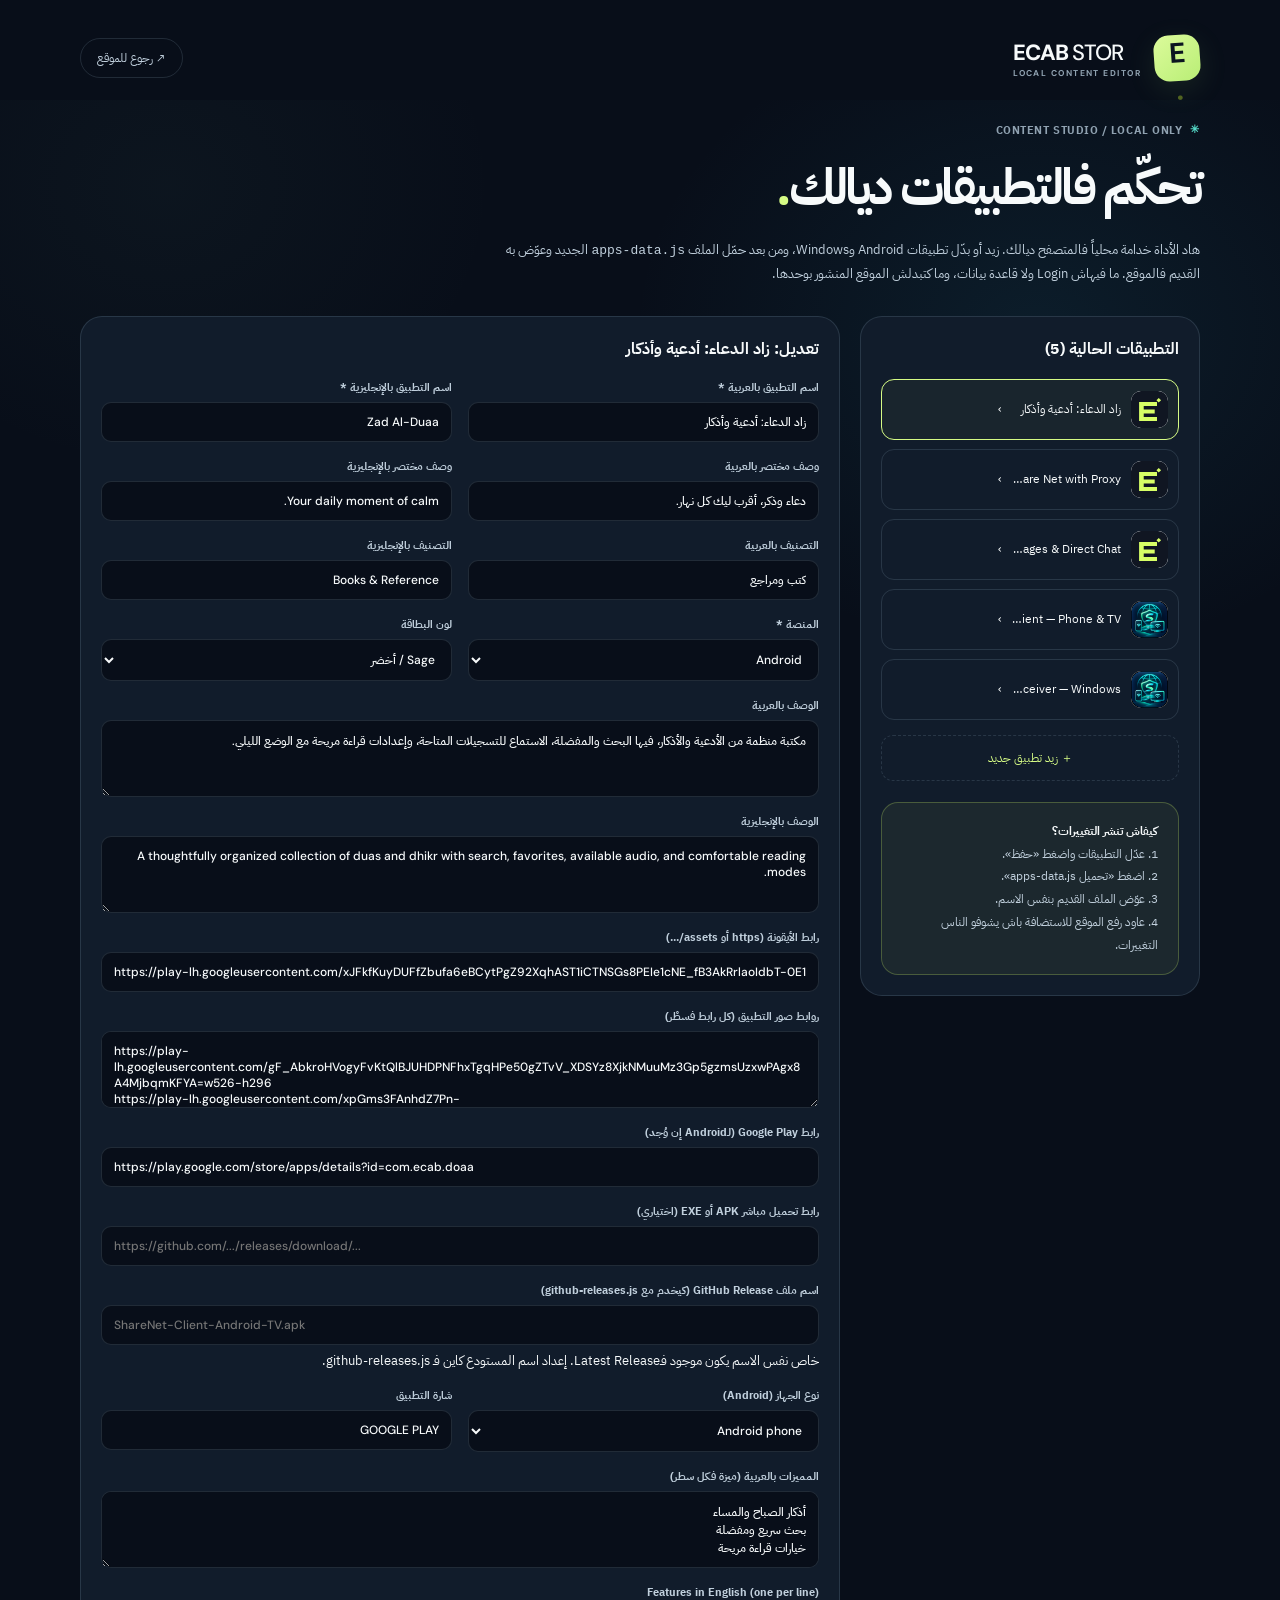
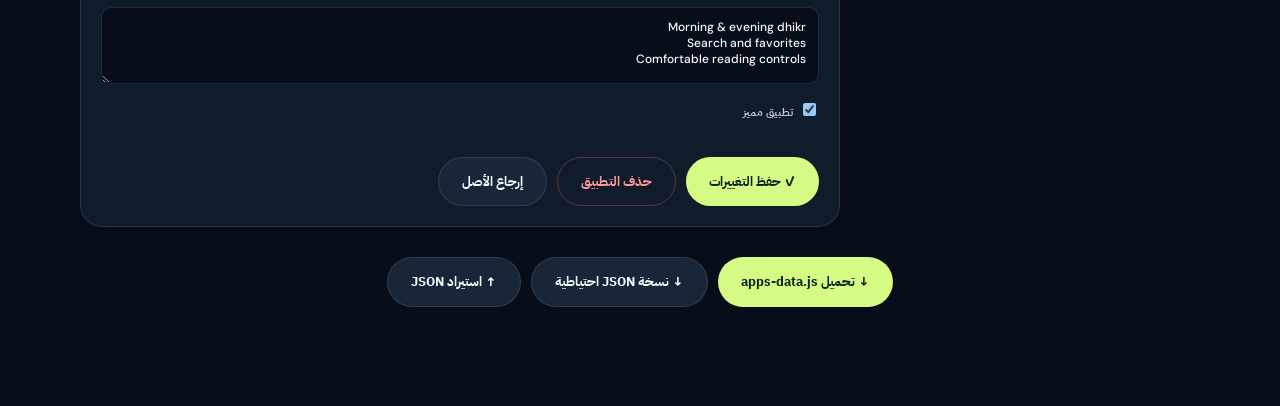
<file: studio.html>
<!doctype html>
<html lang="ar" dir="rtl" data-theme="dark">
<head>
  <meta charset="utf-8"/><meta name="robots" content="noindex, nofollow"/><meta name="viewport" content="width=device-width,initial-scale=1"/>
  <title>ECAB STOR — محرّر التطبيقات المحلي</title>
  <link rel="icon" href="favicon.svg" type="image/svg+xml"/>
  <link rel="preconnect" href="https://fonts.googleapis.com"/><link rel="preconnect" href="https://fonts.gstatic.com" crossorigin/>
  <link href="https://fonts.googleapis.com/css2?family=DM+Sans:wght@400;500;600;700;800&family=IBM+Plex+Sans+Arabic:wght@400;500;600;700&display=swap" rel="stylesheet"/>
  <link rel="stylesheet" href="styles.css"/><link rel="stylesheet" href="assets/ecab-premium-v7.css"/>
  <script src="apps-data.js" defer></script><script src="studio.js" defer></script>
</head>
<body class="editor-body">
  <main class="editor-shell">
    <div class="editor-top"><a class="wordmark" href="index.html"><span class="logo-block">E<span>.</span></span><span class="wordmark-copy"><strong>ECAB<span> STOR</span></strong><small>LOCAL CONTENT EDITOR</small></span></a><a class="back" href="index.html">↗ رجوع للموقع</a></div>
    <div class="editor-heading"><div class="section-label"><span>✳</span> CONTENT STUDIO / LOCAL ONLY</div><h1>تحكّم فالتطبيقات ديالك<span class="lime-period">.</span></h1><p>هاد الأداة خدامة محلياً فالمتصفح ديالك. زيد أو بدّل تطبيقات Android وWindows، ومن بعد حمّل الملف <code>apps-data.js</code> الجديد وعوّض به القديم فالموقع. ما فيهاش Login ولا قاعدة بيانات، وما كتبدلش الموقع المنشور بوحدها.</p></div>
    <div class="editor-layout"><aside class="editor-panel"><h2>التطبيقات الحالية <span id="appCounter"></span></h2><div class="editor-items" id="appItems"></div><button class="editor-add" type="button" id="newApp">＋ زيد تطبيق جديد</button><div class="editor-instructions"><strong>كيفاش تنشر التغييرات؟</strong><br/>1. عدّل التطبيقات واضغط «حفظ».<br/>2. اضغط «تحميل apps-data.js».<br/>3. عوّض الملف القديم بنفس الاسم.<br/>4. عاود رفع الموقع للاستضافة باش يشوفو الناس التغييرات.</div></aside>
    <section class="editor-panel"><h2 id="formHeading">تعديل التطبيق</h2><form id="appForm" class="editor-form">
      <input name="id" type="hidden"/>
      <div class="field"><label for="nameAr">اسم التطبيق بالعربية *</label><input required id="nameAr" name="nameAr" maxlength="120" placeholder="مثال: تطبيقاتي"/></div>
      <div class="field"><label for="nameEn">اسم التطبيق بالإنجليزية *</label><input required id="nameEn" name="nameEn" maxlength="120" placeholder="Example App"/></div>
      <div class="field"><label for="taglineAr">وصف مختصر بالعربية</label><input id="taglineAr" name="taglineAr" maxlength="180"/></div>
      <div class="field"><label for="taglineEn">وصف مختصر بالإنجليزية</label><input id="taglineEn" name="taglineEn" maxlength="180"/></div>
      <div class="field"><label for="categoryAr">التصنيف بالعربية</label><input id="categoryAr" name="categoryAr" maxlength="80" placeholder="أدوات"/></div>
      <div class="field"><label for="categoryEn">التصنيف بالإنجليزية</label><input id="categoryEn" name="categoryEn" maxlength="80" placeholder="Utilities"/></div>
      <div class="field"><label for="platform">المنصة *</label><select id="platform" name="platform" required><option value="android">Android</option><option value="windows">Windows</option></select></div>
      <div class="field"><label for="accent">لون البطاقة</label><select id="accent" name="accent"><option value="sage">Sage / أخضر</option><option value="blue">Blue / أزرق</option><option value="coral">Coral / مرجاني</option></select></div>
      <div class="field full"><label for="descAr">الوصف بالعربية</label><textarea id="descAr" name="descAr"></textarea></div>
      <div class="field full"><label for="descEn">الوصف بالإنجليزية</label><textarea id="descEn" name="descEn"></textarea></div>
      <div class="field full"><label for="iconUrl">رابط الأيقونة (https أو assets/...)</label><input id="iconUrl" name="iconUrl" dir="ltr" type="text" placeholder="assets/app-icon.png"/></div>
      <div class="field full"><label for="shotUrls">روابط صور التطبيق (كل رابط فسطْر)</label><textarea id="shotUrls" name="shotUrls" dir="ltr" placeholder="https://.../screenshot-1.png&#10;https://.../screenshot-2.png"></textarea></div>
      <div class="field full"><label for="playUrl">رابط Google Play (لـAndroid إن وُجد)</label><input id="playUrl" name="playUrl" dir="ltr" type="url" placeholder="https://play.google.com/store/apps/details?id=..."/></div>
      <div class="field full"><label for="downloadUrl">رابط تحميل مباشر APK أو EXE (اختياري)</label><input id="downloadUrl" name="downloadUrl" dir="ltr" type="url" placeholder="https://github.com/.../releases/download/..."/></div>
      <div class="field full"><label for="releaseAsset">اسم ملف GitHub Release (كيخدم مع github-releases.js)</label><input id="releaseAsset" name="releaseAsset" dir="ltr" placeholder="ShareNet-Client-Android-TV.apk"/><small>خاص نفس الاسم يكون موجود فـLatest Release. إعداد اسم المستودع كاين فـ github-releases.js.</small></div>
      <div class="field"><label for="deviceType">نوع الجهاز (Android)</label><select id="deviceType" name="deviceType"><option value="phone">Android phone</option><option value="tv">Android TV</option><option value="both">Android Phone + Android TV (نفس APK)</option><option value="desktop">Windows desktop</option></select></div>
      <div class="field"><label for="label">شارة التطبيق</label><input id="label" name="label" maxlength="60" placeholder="ANDROID TV · GITHUB"/></div>
      <div class="field full"><label for="featuresAr">المميزات بالعربية (ميزة فكل سطر)</label><textarea id="featuresAr" name="featuresAr" placeholder="ساهل للاستعمال&#10;سرعة جيدة"></textarea></div>
      <div class="field full"><label for="featuresEn">Features in English (one per line)</label><textarea id="featuresEn" name="featuresEn" placeholder="Easy to use&#10;Fast performance"></textarea></div>
      <div class="field full"><label><input type="checkbox" id="featured" name="featured" style="width:auto;margin-inline-end:7px"/> تطبيق مميز</label></div>
      <div class="field full"><div class="editor-actions"><button class="button button-lime" type="submit">✓ حفظ التغييرات</button><button class="button button-danger" type="button" id="deleteApp">حذف التطبيق</button><button class="button button-outline" type="button" id="resetLocal">إرجاع الأصل</button></div></div>
    </form></section></div>
    <div class="editor-actions" style="justify-content:center;margin-top:30px"><button class="button button-lime" type="button" id="exportJs">↓ تحميل apps-data.js</button><button class="button button-outline" type="button" id="exportJson">↓ نسخة JSON احتياطية</button><label class="button button-outline" style="cursor:pointer">↑ استيراد JSON <input id="importJson" type="file" accept=".json,application/json" style="display:none" /></label></div>
    <p id="studioStatus" role="status" aria-live="polite" style="text-align:center;color:var(--muted);font-size:12px;margin:16px 0 0"></p>
  </main>
</body>
</html>
</file>
<file: styles.css>
:root{color-scheme:dark;--bg:#0c111c;--bg-2:#101724;--surface:#151d2b;--surface-up:#1b2635;--line:rgba(231,242,255,.11);--text:#f1f5f5;--soft:#bdc6cb;--muted:#8c99a4;--lime:#d7ff68;--lime-dim:#c8f45c;--ink:#111820;--shadow:0 24px 75px rgba(0,0,0,.28);--radius:23px}
:root[data-theme=light]{color-scheme:light;--bg:#f6f8f2;--bg-2:#edf1ea;--surface:#fff;--surface-up:#f3f5f0;--line:rgba(26,39,48,.12);--text:#18212a;--soft:#3f4d51;--muted:#657477;--ink:#121922;--shadow:0 25px 65px rgba(26,39,48,.1)}
*{box-sizing:border-box}html{scroll-behavior:smooth;scroll-padding-top:90px}body{margin:0;font-family:'DM Sans','IBM Plex Sans Arabic',system-ui,sans-serif;background:var(--bg);color:var(--text);-webkit-font-smoothing:antialiased;overflow-x:hidden}body[dir=rtl],html[dir=rtl] body{font-family:'IBM Plex Sans Arabic','DM Sans',sans-serif}a{color:inherit;text-decoration:none}button,input{font:inherit}button{cursor:pointer}img{max-width:100%}.container{width:min(1220px,calc(100% - 72px));margin:0 auto}.svg-sprites{position:absolute;width:0;height:0;overflow:hidden}.icon{display:inline-block;width:20px;height:20px;fill:none;stroke:currentColor;stroke-width:1.7;stroke-linecap:round;stroke-linejoin:round;flex:none}.skip-link{position:absolute;top:-70px;inset-inline-start:15px;background:var(--lime);color:var(--ink);padding:10px 20px;z-index:99;border-radius:12px}.skip-link:focus{top:12px}::selection{background:var(--lime);color:#101820}
.top-strip{border-bottom:1px solid var(--line);height:34px;background:var(--bg)}.strip-flex{display:flex;justify-content:center;gap:11px;align-items:center;height:100%;color:var(--muted);font:600 10px 'DM Sans','IBM Plex Sans Arabic',sans-serif;letter-spacing:.025em}.live-dot{width:6px;height:6px;border-radius:50%;background:var(--lime);box-shadow:0 0 0 4px rgba(215,255,104,.09)}.strip-divider{width:1px;height:12px;background:var(--line);margin:0 6px}.strip-flex a{display:inline-flex;gap:4px;align-items:center;color:var(--soft);transition:color .2s}.strip-flex a:hover{color:var(--lime)}.strip-flex a .icon{width:12px;height:12px}
.header{height:82px;position:sticky;top:0;z-index:40;background:color-mix(in srgb,var(--bg) 90%,transparent);backdrop-filter:blur(20px);border-bottom:1px solid var(--line)}.header-inner{height:100%;display:flex;align-items:center;justify-content:space-between;gap:28px}.wordmark{display:flex;align-items:center;gap:13px;flex:none}.logo-block{width:43px;height:43px;border-radius:12px;background:var(--lime);display:grid;place-items:center;color:var(--ink);font:800 28px 'DM Sans',sans-serif;letter-spacing:-.07em;transform:rotate(-4deg)}.logo-block span{color:#516320}.wordmark-copy{display:flex;flex-direction:column;gap:1px;direction:ltr;text-align:left}.wordmark-copy strong{font:800 21px 'DM Sans',sans-serif;letter-spacing:-.07em;white-space:nowrap}.wordmark-copy strong span{font-weight:500}.wordmark-copy small{color:var(--muted);font:700 8px 'DM Sans',sans-serif;letter-spacing:.15em}.main-nav{display:flex;align-items:center;gap:32px}.main-nav a{font-size:12px;font-weight:650;color:var(--soft);transition:color .2s;white-space:nowrap}.main-nav a:hover,.main-nav a:focus-visible{color:var(--lime)}.header-actions{display:flex;align-items:center;gap:9px}.round-action{display:grid;place-items:center;width:39px;height:39px;border:1px solid var(--line);background:none;color:var(--text);border-radius:50%;transition:background .2s,border-color .2s}.round-action:hover{background:var(--surface);border-color:var(--lime)}.round-action .icon{width:18px;height:18px}.text-action{font-size:12px;font-family:'DM Sans',sans-serif;font-weight:800}.header-cta{display:flex;align-items:center;gap:12px;background:var(--lime);border-radius:100px;padding:12px 17px;color:var(--ink);font-size:12px;font-weight:800;white-space:nowrap;transition:transform .2s,background .2s}.header-cta:hover,.button-lime:hover{background:#e2ff97;transform:translateY(-2px)}.header-cta .icon{width:15px;height:15px}.nav-toggle{display:none}
.hero{min-height:650px;padding-top:76px;padding-bottom:90px;display:grid;grid-template-columns:1.02fr .98fr;gap:48px;position:relative;align-items:center}.hero-text{position:relative;z-index:2}.eyebrow{display:inline-flex;align-items:center;gap:12px;background:rgba(215,255,104,.07);padding:8px 13px;border:1px solid rgba(215,255,104,.14);border-radius:100px;color:var(--lime);font-size:11px;font-weight:700}.eyebrow-icon{font-size:18px;line-height:1}.hero h1{display:flex;flex-direction:column;gap:0;margin:28px 0 19px;font-weight:750;line-height:1.15;letter-spacing:-.055em;font-size:clamp(47px,5.6vw,85px)}.hero h1 span{white-space:nowrap}.hero h1 .hero-accent{color:var(--lime)}.period{color:var(--text)}.hero-lead{color:var(--soft);font-size:15px;line-height:2;max-width:505px;margin:0 0 31px}.hero-buttons{display:flex;gap:12px;align-items:center;flex-wrap:wrap}.button{border:0;border-radius:100px;min-height:47px;display:inline-flex;align-items:center;justify-content:center;gap:16px;padding:13px 22px;font-size:12px;font-weight:750;transition:transform .2s,background .2s,border-color .2s}.button .icon{height:17px;width:17px}.button-lime{background:var(--lime);color:#152019}.button-ghost{border:1px solid var(--line);background:transparent;color:var(--text)}.button-ghost:hover{border-color:var(--lime);background:rgba(215,255,104,.04)}html[dir=rtl] .arrow-rtl{transform:rotate(180deg)}.hero-proof{display:flex;align-items:center;gap:15px;margin-top:43px;font-size:11px;color:var(--soft)}.hero-proof strong{color:var(--text);font:800 17px 'DM Sans',sans-serif}.proof-avatars{display:flex;direction:ltr;padding-left:3px}.proof-avatars img{object-fit:cover;background:#e9eae4;width:35px;height:35px;overflow:hidden;border-radius:10px;border:3px solid var(--bg);margin-left:-6px}.proof-spark{font-size:19px;color:var(--lime);margin-inline-start:12px}.hero-side-index{position:absolute;bottom:50px;inset-inline-start:0;color:var(--muted);font:700 10px 'DM Sans',sans-serif;letter-spacing:.15em}
.hero-art{height:542px;isolation:isolate;border:1px solid var(--line);border-radius:35px;position:relative;overflow:hidden;background:radial-gradient(circle at 51% 48%,rgba(101,131,146,.14) 0 17%,transparent 60%),#121d2b;box-shadow:var(--shadow)}:root[data-theme=light] .hero-art{background:radial-gradient(circle at 51% 48%,rgba(146,166,164,.2) 0 17%,transparent 60%),#192231}.art-grid{position:absolute;inset:0;opacity:.25;background-image:linear-gradient(rgba(211,233,246,.1) 1px,transparent 1px),linear-gradient(90deg,rgba(211,233,246,.1) 1px,transparent 1px);background-size:48px 48px;mask-image:linear-gradient(to bottom,#000,transparent 92%)}.hero-art-watermark{position:absolute;top:53px;inset-inline-start:25px;font:800 clamp(65px,8vw,125px)/.79 'DM Sans',sans-serif;letter-spacing:-.095em;color:rgba(228,243,250,.055);direction:ltr}.hero-art-watermark span{display:block}.hero-art-tag{position:absolute;z-index:1;top:29px;inset-inline-end:27px;display:flex;gap:10px;direction:ltr;align-items:start;color:#9eafb8;font:700 10px/1.7 'DM Sans',sans-serif;letter-spacing:.1em}.hero-art-tag strong{color:#e2efef}.tag-symbol{color:var(--lime);font-size:25px;line-height:1}.hero-phone{position:absolute;left:50%;top:51%;transform:translate(-50%,-42%) rotate(-8deg);width:245px;height:442px;border:7px solid #080c14;background:#f4f5f1;border-radius:33px;box-shadow:0 36px 55px rgba(0,0,0,.5),inset 0 0 0 1px #616b77;z-index:2;padding:9px;overflow:hidden;direction:ltr}.phone-speaker{position:absolute;top:7px;left:50%;transform:translateX(-50%);width:68px;height:12px;border-radius:0 0 12px 12px;background:#080c14;z-index:3}.phone-content{width:100%;height:100%;border-radius:20px;background:#f4f6ed;position:relative;overflow:hidden;padding:30px 14px 18px;color:#152027}.phone-content::after{content:'';width:250px;height:250px;border-radius:50%;background:#deecaf;position:absolute;top:-130px;right:-130px}.mock-header{display:flex;justify-content:space-between;align-items:center;position:relative;z-index:1}.mock-brand{font:800 15px 'DM Sans',sans-serif;letter-spacing:-.05em}.mock-brand span{color:#7c9d27}.mock-menu{font-size:19px;color:#53605c}.mock-eyebrow{display:block;position:relative;z-index:1;margin-top:41px;font:800 8px 'DM Sans',sans-serif;letter-spacing:.19em;color:#71817b}.phone-content>strong{font:800 32px/1.12 'DM Sans',sans-serif;letter-spacing:-.06em;position:relative;z-index:1;display:block;margin-top:11px}.mock-tiles{position:relative;z-index:1;display:grid;gap:8px;margin-top:26px}.mock-tiles>div{background:#fff;box-shadow:0 8px 25px rgba(26,39,36,.07);border:1px solid #edf0e6;border-radius:13px;padding:9px;display:flex;align-items:center;gap:9px;font:700 10px 'DM Sans',sans-serif}.mock-tiles img{width:35px;height:35px;object-fit:cover;border-radius:10px;background:#e8ebdf}.mock-tiles b{margin-left:auto;color:#7e9888}.mock-stat{position:absolute;bottom:14px;left:15px;right:15px;border-top:1px solid #cdd3c4;display:flex;justify-content:space-between;padding-top:10px;font:800 8px/1.5 'DM Sans',sans-serif;letter-spacing:.08em;color:#64746b}.floating-tile{display:flex;align-items:center;gap:11px;position:absolute;z-index:4;direction:ltr;text-align:left;background:#f5f8ee;color:#14222b;padding:10px 11px;border-radius:17px;box-shadow:0 24px 38px rgba(0,0,0,.25)}.floating-tile strong,.floating-tile small{display:block;font-family:'DM Sans',sans-serif}.floating-tile strong{font-size:12px;letter-spacing:-.03em}.floating-tile small{font-size:8px;letter-spacing:.1em;color:#708079;margin-top:3px;font-weight:750}.tile-one{top:183px;left:7%;transform:rotate(7deg)}.mini-app-logo{width:42px;height:42px;border-radius:12px;background:#fff;overflow:hidden}.mini-app-logo img{width:100%;height:100%;object-fit:cover}.tile-arrow{margin-left:13px;color:#49696c}.tile-two{right:4%;bottom:85px;transform:rotate(7deg)}.check-glyph{width:37px;height:37px;border-radius:50%;background:#d7ff68;display:grid;place-items:center}.check-glyph .icon{width:21px;height:21px}.vertical-caption{position:absolute;bottom:19px;inset-inline-end:19px;color:#9facab;font:800 9px 'DM Sans',sans-serif;letter-spacing:.16em;direction:ltr}
.ticker{height:57px;overflow:hidden;border-block:1px solid var(--line);background:var(--bg-2);display:flex;align-items:center}.ticker-track{min-width:max-content;display:flex;gap:39px;align-items:center;padding-inline:16px;animation:marquee 33s linear infinite;direction:ltr}.ticker-track span{color:var(--muted);font:800 12px 'DM Sans',sans-serif;letter-spacing:.14em}.ticker-track span:nth-child(even){font-size:20px;color:var(--lime)}@keyframes marquee{to{transform:translateX(-33%)}}
.catalog-section{padding:100px 0 102px;background:var(--bg)}.section-heading{display:flex;justify-content:space-between;gap:25px;align-items:end;margin-bottom:31px}.section-label{display:inline-flex;gap:8px;color:var(--muted);font-size:11px;font-weight:800;letter-spacing:.05em}.section-label>span:first-child{color:var(--lime);font-family:'DM Sans',sans-serif}.section-heading h2,.studio-copy h2,.contact-plate h2{font-size:clamp(32px,4vw,55px);letter-spacing:-.06em;line-height:1.3;margin:18px 0 9px;font-weight:750}.lime-period{color:var(--lime)}.section-heading p{margin:0;color:var(--muted);font-size:14px;line-height:1.8}.count-stamp{display:flex;gap:9px;align-items:center;direction:ltr}.count-stamp strong{font:800 60px/1 'DM Sans',sans-serif;letter-spacing:-.07em}.count-stamp span{color:var(--muted);font-size:11px;line-height:1.5;max-width:67px}.filters-bar{border-top:1px solid var(--line);padding-top:20px;margin:26px 0;display:flex;align-items:center;justify-content:space-between;gap:16px}.filter-list{display:flex;flex-wrap:wrap;gap:8px}.filter{background:var(--surface);border:1px solid var(--line);color:var(--soft);border-radius:100px;min-height:38px;padding:8px 17px;display:inline-flex;gap:7px;align-items:center;font-size:12px;font-weight:750;transition:background .2s,color .2s}.filter .icon{height:15px;width:15px}.filter:hover{border-color:var(--lime)}.filter.active{background:var(--lime);color:#17211e;border-color:var(--lime)}.filter span{font-size:10px;opacity:.75;font-family:'DM Sans',sans-serif}.search-wrap{min-width:228px;max-width:300px;width:100%;display:flex;align-items:center;gap:9px;border:1px solid var(--line);border-radius:100px;background:var(--surface);height:42px;padding:0 15px;color:var(--muted);transition:border-color .2s}.search-wrap:focus-within{border-color:var(--lime)}.search-wrap .icon{width:16px;height:16px}.search-wrap input{border:0;background:none;color:var(--text);outline:none;width:100%;font-size:12px}.search-wrap input::placeholder{color:var(--muted)}.search-wrap>span{font:700 10px 'DM Sans',sans-serif;opacity:.6;border:1px solid var(--line);padding:2px 6px;border-radius:5px}
.apps-grid{display:grid;grid-template-columns:repeat(3,minmax(0,1fr));gap:18px}.app-card{min-width:0;border:1px solid var(--line);border-radius:24px;overflow:hidden;background:var(--surface);transition:transform .25s,border-color .25s,box-shadow .25s}.app-card:hover{transform:translateY(-6px);border-color:rgba(215,255,104,.45);box-shadow:0 24px 60px rgba(0,0,0,.13)}.card-media{height:268px;position:relative;background:#e7eeda;overflow:hidden;display:flex;align-items:center;justify-content:center}.card-media.tone-blue{background:#b9d1ec}.card-media.tone-coral{background:#e5d2c5}.card-media.tone-sage{background:#d8e6d4}.card-media::before{content:"";position:absolute;width:300px;height:300px;border-radius:50%;border:1px solid rgba(32,44,55,.15);transform:translate(-85px,80px);box-shadow:0 0 0 34px rgba(32,44,55,.03),0 0 0 72px rgba(32,44,55,.025)}.card-image-number{position:absolute;inset-inline-start:18px;top:16px;color:rgba(23,36,45,.54);font:800 11px 'DM Sans',sans-serif;letter-spacing:.1em}.card-badge{position:absolute;top:16px;inset-inline-end:16px;background:#17252b;color:#fff;padding:7px 10px;border-radius:100px;font:800 8px 'DM Sans',sans-serif;letter-spacing:.1em;z-index:1}.card-photo{height:219px;max-width:235px;object-fit:contain;position:absolute;left:50%;top:51%;transform:translate(-50%,-50%) rotate(-6deg);border-radius:13px;box-shadow:0 20px 42px rgba(33,45,48,.15);background:#fff}.card-photo.tall{height:230px;max-width:145px}.card-photo:not([src]){display:none}.card-hero-icon{position:absolute;bottom:13px;inset-inline-end:14px;width:62px;height:62px;border-radius:18px;padding:6px;background:white;box-shadow:0 9px 28px rgba(25,33,40,.14);display:grid;place-items:center;z-index:1}.card-hero-icon img{width:100%;height:100%;object-fit:contain;border-radius:13px}.card-content{padding:24px 22px 21px}.card-meta{display:flex;align-items:center;justify-content:space-between;flex-wrap:wrap;gap:7px;color:var(--muted);font-size:10px;font-weight:650}.platform-chips{display:flex;flex-wrap:wrap;justify-content:flex-end;gap:5px 8px;max-width:100%}.platform-chip{display:inline-flex;align-items:center;gap:4px;white-space:nowrap}.platform-chip .icon{width:13px;height:13px}.card-content h3{font-size:19px;line-height:1.4;letter-spacing:-.025em;font-weight:750;margin:15px 0 7px;min-height:28px}.card-tagline{font-size:12px;color:var(--soft);line-height:1.8;margin:0;min-height:43px}.card-bottom{display:flex;justify-content:space-between;align-items:center;gap:10px;border-top:1px solid var(--line);margin-top:18px;padding-top:15px}.card-bottom .play-label{font:800 9px 'DM Sans',sans-serif;letter-spacing:.1em;color:var(--muted)}.card-bottom-actions{display:flex;gap:8px}.card-link{border:1px solid var(--line);height:35px;width:35px;border-radius:50%;background:transparent;color:var(--text);display:grid;place-items:center;transition:background .2s;color .2s}.card-link .icon{width:17px;height:17px}.card-link:hover{background:var(--lime);color:#17211e}.card-link.primary{background:var(--lime);color:#17211e;border-color:var(--lime)}.card-link.primary:hover{background:#e8ff9e}.card-link:disabled{opacity:.4;cursor:not-allowed}.empty-state{text-align:center;border:1px dashed var(--line);padding:56px 16px;border-radius:25px}.empty-state[hidden]{display:none}.empty-visual{display:grid;place-items:center;width:64px;height:64px;border-radius:19px;background:var(--surface-up);margin:0 auto 19px;color:var(--lime)}.empty-visual .icon{width:29px;height:29px}.empty-state h3{margin:0 0 9px;font-size:19px}.empty-state p{color:var(--muted);margin:0 0 22px;font-size:13px}.catalog-note{margin-top:22px;border:1px solid var(--line);padding:17px 22px;border-radius:18px;display:flex;gap:15px;align-items:center;background:var(--surface)}.note-icon{width:38px;height:38px;flex:none;display:grid;place-items:center;border-radius:12px;color:var(--lime);background:rgba(215,255,104,.07);font-size:26px}.catalog-note>div:nth-child(2){flex:1}.catalog-note strong{font-size:12px}.catalog-note p{margin:5px 0 0;color:var(--muted);font-size:11px}.note-soon{font:800 9px 'DM Sans',sans-serif;color:var(--lime);letter-spacing:.13em;border:1px solid rgba(215,255,104,.25);border-radius:100px;padding:8px 12px}
.studio-section{border-block:1px solid var(--line);background:var(--bg-2);padding:108px 0}.studio-inner{display:grid;grid-template-columns:.8fr 1.2fr;gap:10%;align-items:center}.studio-numbers{min-height:350px;position:relative;border:1px solid var(--line);border-radius:27px;background:var(--surface);display:flex;flex-direction:column;align-items:center;justify-content:center;overflow:hidden}.studio-numbers::before,.studio-numbers::after{position:absolute;content:'';border-radius:50%;border:1px solid rgba(215,255,104,.12);width:400px;height:400px}.studio-numbers::after{width:290px;height:290px}.studio-numbers>span{font:800 clamp(60px,8vw,110px)/1 'DM Sans',sans-serif;letter-spacing:-.11em;position:relative;z-index:1;direction:ltr}.studio-numbers .star{color:var(--lime);font-size:.36em;vertical-align:top;margin-left:3px}.studio-numbers small{font:800 9px 'DM Sans',sans-serif;letter-spacing:.18em;color:var(--muted);margin-top:20px;z-index:1}.studio-copy h2{font-size:clamp(30px,3.5vw,51px);margin-top:23px}.studio-copy h2 em{font-style:normal;color:var(--lime)}.studio-copy>p{max-width:535px;color:var(--soft);font-size:14px;line-height:2;margin:0 0 29px}.benefits{display:flex;flex-direction:column;gap:13px}.benefits>div{display:flex;align-items:center;gap:12px;font-size:12px}.benefits>div>span{width:34px;height:34px;display:grid;place-items:center;background:rgba(215,255,104,.075);border:1px solid var(--line);border-radius:10px;color:var(--lime)}.benefits .icon{width:17px;height:17px}
.contact-section{padding-block:105px}.contact-plate{min-height:393px;position:relative;overflow:hidden;border-radius:29px;background:var(--lime);padding:53px 60px;color:#152023}.contact-plate .section-label{color:#3e5130}.contact-plate .section-label>span:first-child{color:#25301e}.contact-plate h2{font-size:clamp(34px,4.7vw,62px);margin:16px 0 10px;line-height:1.2}.contact-plate>p{font-size:13px;max-width:440px;line-height:1.9;margin-bottom:24px;color:#41543a}.button-dark{background:#12201f;color:#f1f6e9}.button-dark:hover{transform:translateY(-2px);background:#293c35}.contact-orbit{position:absolute;font-size:325px;line-height:1;opacity:.12;inset-inline-end:10%;top:12%;transform:rotate(20deg)}.contact-watermark{font:800 95px 'DM Sans',sans-serif;letter-spacing:-.09em;white-space:nowrap;position:absolute;bottom:-39px;inset-inline-end:0;opacity:.055;direction:ltr}
.footer{border-top:1px solid var(--line);padding-top:54px}.footer-inner{display:grid;grid-template-columns:1fr 1fr;gap:36px}.footer-brand{font:800 28px 'DM Sans',sans-serif;letter-spacing:-.075em;direction:ltr;display:inline-block}.footer-brand>span:first-child{font-weight:500}.footer-dot{color:var(--lime)}.footer-inner p{font-size:12px;color:var(--muted);margin:9px 0}.footer-links{display:flex;gap:25px;justify-content:flex-end;align-items:start;font-size:12px;color:var(--soft)}.footer-links a:hover{color:var(--lime)}.footer-bottom{grid-column:1 / -1;padding:18px 0 25px;display:flex;justify-content:space-between;align-items:center;gap:15px;border-top:1px solid var(--line);color:var(--muted);font:600 10px 'DM Sans','IBM Plex Sans Arabic',sans-serif}.footer-bottom>span:last-child{font:800 9px 'DM Sans',sans-serif;letter-spacing:.15em}
.detail-dialog{border:1px solid var(--line);border-radius:27px;padding:0;background:var(--surface);color:var(--text);width:min(785px,calc(100% - 32px));max-height:min(88vh,900px);box-shadow:0 24px 100px rgba(0,0,0,.5);overflow:auto;scrollbar-width:thin}.detail-dialog::backdrop{background:rgba(2,6,14,.75);backdrop-filter:blur(6px)}.dialog-inner{padding:34px;position:relative}.dialog-close{position:absolute;inset-inline-end:22px;top:22px;width:37px;height:37px;border-radius:50%;border:1px solid var(--line);background:var(--surface-up);color:var(--text);display:grid;place-items:center;z-index:2}.dialog-top{display:flex;align-items:center;gap:17px;padding-inline-end:30px}.dialog-icon{width:83px;height:83px;object-fit:contain;border-radius:21px;background:#f0f3ee;flex:none}.dialog-top h2{font-size:25px;margin:4px 0 4px;line-height:1.4}.dialog-top p{font-size:12px;color:var(--muted);margin:0}.dialog-kicker{font:800 10px 'DM Sans',sans-serif;letter-spacing:.12em;color:var(--lime)}.dialog-desc{font-size:13px;line-height:2;color:var(--soft);padding:18px 0}.dialog-section-title{font-size:13px;margin:13px 0 13px}.dialog-shots{display:grid;grid-template-columns:repeat(2,minmax(0,1fr));gap:11px}.dialog-shots img{width:100%;height:280px;object-fit:contain;border:1px solid var(--line);border-radius:17px;background:#1e2732}.dialog-features{display:flex;gap:7px;flex-wrap:wrap}.dialog-features span{display:flex;align-items:center;gap:5px;border:1px solid var(--line);border-radius:100px;padding:8px 11px;font-size:11px;color:var(--soft)}.dialog-features .icon{width:13px;height:13px;color:var(--lime)}.dialog-bottom{display:flex;align-items:center;justify-content:space-between;gap:16px;border-top:1px solid var(--line);margin-top:24px;padding-top:23px}.dialog-source{font-size:10px;color:var(--muted);line-height:1.8}.dialog-bottom .button{white-space:nowrap}.toast{position:fixed;bottom:25px;left:50%;transform:translate(-50%,30px);opacity:0;pointer-events:none;z-index:90;background:var(--lime);color:#152020;border-radius:12px;padding:12px 20px;font-size:12px;font-weight:750;transition:opacity .22s,transform .22s;box-shadow:var(--shadow)}.toast.show{opacity:1;transform:translate(-50%,0)}
/* Simple offline content editor */
.editor-body{background:var(--bg)}.editor-shell{width:min(1120px,calc(100% - 36px));margin:35px auto 100px}.editor-top{display:flex;gap:15px;align-items:center;justify-content:space-between;margin-bottom:35px}.editor-top .wordmark{font-size:20px}.editor-top a.back{font-size:12px;color:var(--soft);border:1px solid var(--line);padding:10px 16px;border-radius:100px}.editor-heading h1{font-size:clamp(30px,4vw,50px);letter-spacing:-.06em;margin:10px 0}.editor-heading p{max-width:700px;font-size:13px;line-height:1.8;color:var(--soft)}.editor-layout{display:grid;grid-template-columns:340px 1fr;gap:20px;align-items:start;margin-top:30px}.editor-panel{background:var(--surface);border:1px solid var(--line);border-radius:22px;padding:20px}.editor-panel h2{font-size:16px;margin:0 0 18px}.editor-items{display:grid;gap:9px}.editor-item{display:flex;align-items:center;gap:10px;width:100%;text-align:start;padding:11px 10px;border:1px solid var(--line);border-radius:13px;background:transparent;color:var(--text)}.editor-item.active{border-color:var(--lime);background:rgba(215,255,104,.04)}.editor-item img{width:37px;height:37px;object-fit:contain;border-radius:10px;background:#fff}.editor-item span{flex:1;font-size:12px;overflow:hidden;text-overflow:ellipsis;white-space:nowrap}.editor-add{border-radius:12px;border:1px dashed var(--line);background:none;color:var(--lime);padding:13px;width:100%;margin-top:15px;font-size:12px}.editor-form{display:grid;grid-template-columns:1fr 1fr;gap:16px}.field{display:flex;flex-direction:column;gap:6px}.field.full{grid-column:1/-1}.field label{font-size:11px;color:var(--soft);font-weight:700}.field input,.field textarea,.field select{border:1px solid var(--line);background:var(--bg);color:var(--text);width:100%;border-radius:10px;padding:11px 12px;outline:none;font:500 12px 'DM Sans','IBM Plex Sans Arabic',sans-serif}.field textarea{resize:vertical;min-height:77px}.field input:focus,.field textarea:focus,.field select:focus{border-color:var(--lime)}.editor-actions{display:flex;flex-wrap:wrap;gap:10px;margin-top:20px}.editor-actions button{min-height:41px}.button-outline{background:var(--surface-up);border:1px solid var(--line);color:var(--text)}.button-danger{color:#ff9b98;border:1px solid rgba(255,120,115,.3);background:none}.editor-instructions{border:1px solid rgba(215,255,104,.24);background:rgba(215,255,104,.055);border-radius:17px;padding:17px 20px;margin:21px 0 0;font-size:12px;color:var(--soft);line-height:1.9}.editor-instructions strong{color:var(--text)}.editor-instructions code{color:var(--lime);direction:ltr;display:inline-block}
@media(max-width:1090px){.main-nav{gap:19px}.header-cta{display:none}.hero{gap:20px}.hero-art{height:500px}.hero h1{font-size:clamp(43px,6vw,68px)}.hero-phone{transform:translate(-50%,-42%) rotate(-8deg) scale(.9)}.tile-one{left:2%}.tile-two{right:2%}}
@media(max-width:820px){.container{width:min(100% - 40px,640px)}.header{height:70px}.main-nav{display:none;position:absolute;top:70px;left:0;right:0;background:var(--bg);border-bottom:1px solid var(--line);padding:22px;flex-direction:column;align-items:stretch;gap:22px;box-shadow:0 30px 60px rgba(0,0,0,.2)}.main-nav.open{display:flex}.nav-toggle{display:grid}.hero{grid-template-columns:1fr;gap:27px;padding-top:62px;padding-bottom:82px}.hero-text{text-align:center}.hero h1{align-items:center;font-size:clamp(45px,8vw,78px)}.hero-lead{margin-inline:auto;max-width:610px}.hero-buttons,.hero-proof{justify-content:center}.hero-art{height:485px;max-width:570px;width:100%;margin:auto}.hero-side-index{bottom:26px;inset-inline-start:auto;left:50%;right:auto;transform:translateX(-50%)}.catalog-section{padding:76px 0}.apps-grid{grid-template-columns:repeat(2,minmax(0,1fr))}.studio-section{padding:75px 0}.studio-inner{grid-template-columns:1fr;gap:35px}.studio-numbers{min-height:280px}.contact-section{padding-block:75px}.editor-layout{grid-template-columns:1fr}}
@media(max-width:575px){.container{width:calc(100% - 34px)}.top-strip{height:32px}.strip-flex{font-size:9px;gap:7px}.strip-divider{margin:0}.header{height:67px}.header-inner{gap:12px}.logo-block{width:37px;height:37px;font-size:24px;border-radius:11px}.wordmark{gap:9px}.wordmark-copy strong{font-size:18px}.wordmark-copy small{font-size:6.8px}.round-action{height:35px;width:35px}.main-nav{top:67px}.hero{padding-top:48px;padding-bottom:65px;gap:28px}.hero h1{font-size:clamp(38px,9.6vw,62px);margin:22px 0 15px}.hero-lead{font-size:13px;line-height:1.95}.hero-buttons{gap:9px}.hero-buttons .button{padding:11px 16px;min-height:43px}.hero-proof{margin-top:27px}.hero-art{height:400px;border-radius:24px}.hero-phone{transform:translate(-50%,-43%) rotate(-8deg) scale(.74)}.hero-art-tag{top:19px;right:15px;font-size:8px}.hero-art-watermark{font-size:82px;top:42px}.tile-one{transform:rotate(7deg) scale(.8);transform-origin:left top;left:7%;top:138px}.tile-two{transform:rotate(7deg) scale(.75);transform-origin:right bottom;right:0;bottom:48px}.vertical-caption{font-size:7px;bottom:11px}.ticker{height:49px}.ticker-track{gap:24px}.ticker-track span{font-size:10px}.catalog-section{padding:71px 0}.section-heading{align-items:center;margin-bottom:22px}.section-heading h2{font-size:31px}.section-heading p{font-size:12px}.count-stamp strong{font-size:42px}.count-stamp span{font-size:9px}.filters-bar{flex-direction:column;align-items:stretch;margin-top:16px}.filter-list{justify-content:flex-start}.filter{font-size:11px;padding:8px 13px;min-height:35px}.search-wrap{max-width:none;width:100%}.apps-grid{grid-template-columns:1fr;gap:15px}.card-media{height:253px}.card-content{padding:20px}.card-tagline{min-height:auto}.card-photo{height:214px}.catalog-note{align-items:flex-start;padding:14px;gap:10px}.note-soon{display:none}.studio-section{padding:68px 0}.studio-numbers{min-height:225px}.studio-numbers>span{font-size:85px}.studio-copy h2{font-size:32px}.studio-copy>p{font-size:12px}.contact-section{padding-block:68px}.contact-plate{padding:32px 26px;min-height:350px}.contact-plate h2{font-size:37px}.contact-plate>p{font-size:12px}.contact-orbit{font-size:220px;inset-inline-end:-40px;top:88px}.footer{padding-top:37px}.footer-inner{grid-template-columns:1fr;gap:28px}.footer-links{justify-content:flex-start;flex-wrap:wrap}.footer-bottom{flex-direction:column;align-items:flex-start;gap:10px}.dialog-inner{padding:24px 17px}.dialog-icon{height:64px;width:64px;border-radius:16px}.dialog-top h2{font-size:19px}.dialog-shots{grid-template-columns:repeat(2,minmax(0,1fr))}.dialog-shots img{height:198px}.dialog-bottom{flex-direction:column;align-items:stretch}.dialog-bottom .button{width:100%}.editor-form{grid-template-columns:1fr}.editor-panel{padding:17px}.editor-heading h1{font-size:31px}}
@media(prefers-reduced-motion:reduce){html{scroll-behavior:auto}*,*::before,*::after{animation-duration:.01ms!important;animation-iteration-count:1!important;transition-duration:.01ms!important}}

/* Unified ShareNet family: platform + role are distinct, readable on mobile and desktop. */
.app-role-tag{display:inline-flex;align-items:center;width:max-content;max-width:100%;border:1px solid rgba(28,191,182,.30);border-radius:100px;padding:5px 10px;background:rgba(12,143,147,.09);color:var(--soft);font-size:11px;font-weight:750;line-height:1.2;letter-spacing:.015em}
.app-role-tag.role-source{border-color:rgba(80,150,225,.32);background:rgba(50,100,190,.09)}
.app-role-tag.role-receiver{border-color:rgba(28,191,182,.33);background:rgba(12,143,147,.10)}
.card-content .app-role-tag + .card-tagline{margin-top:10px}
.platform-chip{font-size:11px;font-weight:750;white-space:nowrap;gap:5px}
@media(max-width:520px){.card-meta{flex-wrap:wrap}.platform-chip{white-space:normal}}
</file>
<file: assets/ecab-premium-v7.css>
/* ECAB STOR | Premium Experience v7
   Carefully layered on the existing site so previous content and TV Mode remain intact.
   No framework, no external JS dependencies, no third-party tracking.
*/
:root {
  --bg:#080e19;
  --bg-2:#0b1422;
  --surface:#111c2b;
  --surface-up:#192638;
  --line:rgba(176,207,229,.15);
  --text:#f7fafb;
  --soft:#c1d0dd;
  --muted:#90a2b1;
  --lime:#d5fb85;
  --lime-dim:#c2ef76;
  --ink:#0b1520;
  --sea:#55dac8;
  --blue:#87bfff;
  --shadow:0 25px 65px rgba(0,4,14,.27);
  --radius:24px;
}
:root[data-theme=light]{
  --bg:#f3f7f8;
  --bg-2:#eaf2f4;
  --surface:#fff;
  --surface-up:#f3f7f8;
  --line:rgba(21,49,71,.14);
  --text:#102336;
  --soft:#3c586c;
  --muted:#536f7e;
  --lime:#b7ef67;
  --lime-dim:#a4dd56;
  --ink:#0b1520;
  --sea:#008e85;
  --blue:#256fa9;
  --shadow:0 22px 55px rgba(17,52,69,.085);
}
html{scroll-padding-top:106px}
body{background:var(--bg);text-rendering:optimizeLegibility}
body::before{content:"";pointer-events:none;position:absolute;top:100px;inset-inline:0;height:860px;background:radial-gradient(ellipse 35% 42% at 81% 27%,rgba(38,130,159,.13),transparent 90%),radial-gradient(ellipse 28% 36% at 13% 10%,rgba(88,145,133,.055),transparent 92%);z-index:-1}
:root[data-theme=light] body::before{background:radial-gradient(ellipse 45% 50% at 85% 5%,rgba(23,174,173,.065),transparent 95%)}
.container{width:min(1320px,calc(100% - 80px))}
:focus-visible{outline:3px solid var(--sea);outline-offset:4px}
a,button{ -webkit-tap-highlight-color:transparent}
a,button,input{touch-action:manipulation}
button:disabled{opacity:.5;cursor:not-allowed}
.top-strip{height:38px;background:color-mix(in srgb,var(--bg) 96%,#104b64);border-color:var(--line)}
.strip-flex{font-size:11px;letter-spacing:0;gap:14px}
.live-dot{height:7px;width:7px;background:var(--sea);box-shadow:0 0 0 4px rgba(85,218,200,.11)}
.header{height:86px;box-shadow:0 8px 30px rgba(0,0,0,.025);background:color-mix(in srgb,var(--bg) 95%,transparent);border-bottom:1px solid var(--line)}
.header-inner{gap:24px}
.wordmark-copy strong{font-size:22px;letter-spacing:-.052em}
.logo-block{width:46px;height:46px;border-radius:15px;transform:rotate(-4deg);background:linear-gradient(140deg,#dafa99 5%,#bbef78 94%);box-shadow:0 8px 30px rgba(158,218,111,.11)}
.wordmark-copy small{font-size:8.5px;letter-spacing:.17em}
.main-nav{gap:8px}
.main-nav a{font-size:13px;padding:10px 16px;border-radius:12px;font-weight:700;color:var(--soft)}
.main-nav a:hover,.main-nav a:focus-visible{background:var(--surface);color:var(--text)}
.header-actions{gap:10px}
.round-action{width:42px;height:42px;border-radius:14px;background:var(--surface);border-color:var(--line)}
.round-action:hover{border-color:var(--sea);color:var(--text)}
.header-cta{min-height:42px;padding-inline:19px;font-size:13px}
.hero{min-height:650px;grid-template-columns:1.05fr .95fr;gap:clamp(32px,5vw,85px);padding-top:68px;padding-bottom:75px}
.hero h1{font-size:clamp(50px,5.4vw,84px);letter-spacing:-.06em;line-height:1.14;margin-top:29px;margin-bottom:23px}
.hero h1 .hero-accent{color:var(--lime)}
.eyebrow{font-size:12px;padding:9px 16px;border-color:rgba(174,235,139,.24);background:rgba(132,189,105,.09)}
.hero-lead{font-size:16px;line-height:1.95;max-width:560px;margin-bottom:31px}
.button{min-height:50px;font-size:13px;font-weight:800;padding:14px 23px;letter-spacing:.001em}
.button-lime{background:var(--lime);color:#11221a}
.button-lime:hover,.header-cta:hover{background:#e1ffaa}
.button-ghost:hover{border-color:var(--sea);background:color-mix(in srgb,var(--sea) 7%,transparent)}
.hero-proof{margin-top:34px}
.hero-proof strong{font-size:20px}
.hero-art{height:560px;border-radius:34px;border-color:rgba(113,198,213,.22);box-shadow:0 30px 85px rgba(1,6,14,.36);background:radial-gradient(ellipse at 49% 37%,rgba(15,98,118,.31),transparent 69%),#101f30;isolation:isolate}
.hero-art:after{content:"";pointer-events:none;position:absolute;inset:0;border-radius:inherit;box-shadow:inset 0 1px rgba(255,255,255,.12)}
.art-grid{opacity:.28;background-size:56px 56px}
.hero-art-tag .tag-symbol{color:var(--sea)}
.vertical-caption{opacity:.85}
.hero-phone{box-shadow:0 35px 67px rgba(0,0,0,.47),0 0 0 8px rgba(169,235,241,.045)}
.hero-side-index{color:var(--muted)}
/* Platform overview: modern editorial spacing, without fake stats. */
.feature-rail{display:grid;grid-template-columns:repeat(4,minmax(0,1fr));gap:1px;background:var(--line);padding:1px;border-radius:24px;overflow:hidden;margin-bottom:52px;box-shadow:var(--shadow)}
.feature-rail-item{display:flex;align-items:center;gap:14px;min-height:92px;padding:17px 22px;background:var(--surface);min-width:0}
.feature-rail-item:first-child{border-start-start-radius:23px;border-end-start-radius:23px}
.feature-rail-item:last-child{border-start-end-radius:23px;border-end-end-radius:23px}
.rail-icon{display:grid;place-items:center;border-radius:15px;height:47px;width:47px;flex:none;background:rgba(74,209,199,.1);color:var(--sea)}
.rail-icon .icon{width:23px;height:23px}
.feature-rail-item span:last-child{display:grid;gap:4px;min-width:0}
.feature-rail-item strong{font-size:13px;font-weight:800;white-space:nowrap}
.feature-rail-item small{font-size:11px;color:var(--muted);white-space:normal}
/* Authentic ShareNet flow — source => local VPN => receivers. */
.sharenet-showcase{border:1px solid rgba(89,199,207,.28);border-radius:32px;background:radial-gradient(circle at 90% 16%,rgba(32,116,153,.28),transparent 45%),linear-gradient(125deg,#102739,#0b1729 54%,#0b1425);padding:clamp(27px,4vw,53px);display:grid;grid-template-columns:1fr 1.07fr;gap:24px 45px;align-items:center;color:#eff9fb;box-shadow:0 30px 80px rgba(0,6,19,.16);overflow:hidden;position:relative;isolation:isolate}
.sharenet-showcase::after{content:"";pointer-events:none;position:absolute;width:380px;height:380px;border:1px solid rgba(86,224,221,.09);border-radius:50%;top:-240px;left:38%}
.showcase-heading .section-label{color:#6fe1da;font:800 11px 'DM Sans',sans-serif;letter-spacing:.14em}
.showcase-heading h2{font-size:clamp(28px,3.25vw,48px);line-height:1.34;letter-spacing:-.045em;margin:18px 0 16px}
.showcase-heading p{font-size:13px;line-height:2;color:#c6d9e6;margin:0;max-width:570px}
.showcase-actions{display:flex;align-items:flex-start;flex-direction:column;gap:16px;margin-top:23px}
.showcase-actions .button{font-size:13px;min-height:47px}
.showcase-trust{display:flex;gap:9px;align-items:flex-start;color:#abc3d2;font-size:11px;line-height:1.7}
.showcase-trust .icon{height:16px;width:16px;color:#6be5d4}
.showcase-flow{display:flex;align-items:center;gap:11px;justify-content:center;min-height:260px;direction:ltr;position:relative}
.flow-node{background:rgba(9,24,44,.73);border:1px solid rgba(122,225,238,.19);border-radius:21px;min-width:118px;padding:16px 12px 15px;text-align:center;display:flex;flex-direction:column;align-items:center;gap:8px;box-shadow:0 20px 35px rgba(0,0,0,.12)}
.flow-source{min-width:145px}
.flow-node-icon{width:52px;height:52px;border-radius:17px;display:grid;place-items:center;color:#80eee3;background:linear-gradient(140deg,rgba(69,211,221,.2),rgba(95,142,215,.08));border:1px solid rgba(105,223,220,.17)}
.flow-node-icon .icon{width:26px;height:26px}
.flow-node strong{font-size:12px;white-space:nowrap}
.flow-node small{font:700 10px/1.4 'DM Sans',sans-serif;color:#a6c2d2;white-space:nowrap}
.flow-bridge{width:80px;min-width:60px;position:relative;text-align:center}
.flow-track{height:3px;border-radius:9px;background:linear-gradient(90deg,#2cbab1,#c2f680);position:relative;box-shadow:0 0 18px rgba(30,210,196,.4)}
.flow-beam{position:absolute;inset:0}
.flow-lock{position:absolute;left:50%;top:50%;transform:translate(-50%,-50%);background:#103248;border:1px solid rgba(102,239,227,.35);color:#76eee0;border-radius:50%;display:grid;place-items:center;height:42px;width:42px}
.flow-lock .icon{height:21px;width:21px}
.flow-bridge>small{display:block;white-space:nowrap;margin-top:29px;font:800 8px 'DM Sans',sans-serif;color:#9bd3db;letter-spacing:.11em}
.flow-receivers{display:grid;gap:9px}
.flow-receivers .flow-node{flex-direction:row;min-width:153px;padding:12px 11px;text-align:left;gap:9px;display:grid;grid-template-columns:37px 1fr;grid-template-rows:auto auto}
.flow-receivers .flow-node-icon{grid-row:1/span 2;height:37px;width:37px;border-radius:12px}
.flow-receivers .flow-node-icon .icon{height:21px;width:21px}
.flow-receivers .flow-node strong,.flow-receivers .flow-node small{justify-self:start}
.ticker{margin-top:56px;border-block-color:var(--line)}
.catalog-section{padding-top:100px}
.section-heading h2,.studio-copy h2,.contact-plate h2{letter-spacing:-.045em}
.section-label{color:var(--muted);font-weight:800}
.section-label>span:first-child{color:var(--sea)}
.section-heading p{font-size:14px;line-height:1.9}
.count-stamp strong{font-size:64px}
.filters-bar{gap:25px;padding-top:24px}
.filter-list{gap:8px}
.filter{min-height:43px;border-radius:13px;padding:10px 15px;font-size:12px;background:var(--surface);color:var(--soft)}
.filter:hover{background:var(--surface-up)}
.filter.active{background:var(--lime);border-color:var(--lime);color:#1b2a1b}
.filter[aria-pressed=true]:focus-visible{outline-color:var(--sea)}
.search-wrap{height:46px;border-radius:14px;background:var(--surface);max-width:320px}
.search-wrap:focus-within{box-shadow:0 0 0 3px rgba(70,219,202,.10);border-color:var(--sea)}
.search-wrap input{font-size:13px}
.apps-grid{gap:22px}
.app-card{border-radius:27px;background:var(--surface);border-color:var(--line);transition:transform .22s,border-color .22s,box-shadow .22s;box-shadow:0 12px 38px rgba(0,0,0,.045);display:flex;flex-direction:column;min-width:0}
.app-card:hover,.app-card:focus-within{transform:translateY(-4px);border-color:rgba(100,219,206,.5);box-shadow:0 21px 46px rgba(0,7,21,.17)}
.card-media{height:260px;flex:none}
.card-media.tone-blue{background-color:#c4d8e9}
.card-media.tone-sage{background-color:#dae9e0}
.card-media.tone-coral{background-color:#e7d7cd}
.card-badge{font-size:9px;letter-spacing:.085em;padding:8px 11px}
.card-hero-icon{width:70px;height:70px;bottom:15px;inset-inline-end:17px;border-radius:20px;border:1px solid rgba(255,255,255,.25)}
.card-content{padding:23px 23px 24px;display:flex;flex-direction:column;flex:1}
.card-meta{gap:9px;font-size:11px;min-height:20px}
.platform-chips{max-width:100%;gap:5px 7px}
.platform-chip{border:1px solid var(--line);border-radius:8px;padding:4px 7px;background:rgba(121,145,163,.065);font-size:10px;white-space:nowrap}
.platform-chip .icon{width:12px;height:12px}
.card-content h3{font-size:20px;min-height:auto;font-weight:800;margin:17px 0 7px;line-height:1.35;overflow-wrap:anywhere}
.app-role-tag{border-radius:8px;padding:6px 9px;font-size:10px;margin:3px 0 10px;width:fit-content}
.app-role-tag.role-receiver{background:rgba(65,183,180,.09);border-color:rgba(75,194,194,.29);color:var(--sea)}
.app-role-tag.role-source{color:var(--blue)}
.card-tagline{font-size:12px;line-height:1.85;margin:0 0 19px;color:var(--soft);min-height:45px}
.card-bottom{display:flex;flex-wrap:wrap;align-items:center;gap:14px;margin-top:auto;padding-top:16px;border-top:1px solid var(--line)}
.card-bottom .play-label{display:inline-flex;gap:6px;align-items:center;color:var(--muted);letter-spacing:.08em;font-size:9px;font-weight:750;margin-inline-end:auto}
.card-bottom .play-label::before{content:"";width:6px;height:6px;background:var(--sea);border-radius:50%;display:inline-block;flex:none}
.card-bottom-actions{display:flex;align-items:center;justify-content:space-between;width:100%;gap:8px}
.card-detail-btn{min-height:42px;border:1px solid var(--line);background:transparent;color:var(--text);padding:10px 13px;border-radius:12px;display:inline-flex;align-items:center;justify-content:center;gap:8px;font-size:12px;font-weight:750;transition:background .2s,border-color .2s}
.card-detail-btn:hover{background:var(--surface-up);border-color:var(--sea)}
.card-detail-btn .icon{width:16px;height:16px}
.card-download-btn{flex:1;display:inline-flex;align-items:center;justify-content:center;gap:9px;min-height:42px;border-radius:12px;background:var(--lime);padding:10px 12px;color:#132117;text-align:center;font-size:12px;font-weight:800;line-height:1.4;transition:transform .2s,background .2s}
.card-download-btn:hover{background:#e0ffab;transform:translateY(-1px)}
.card-download-btn .icon{width:17px;height:17px}
.card-download-btn.is-unavailable{background:var(--surface-up);color:var(--muted);border:1px solid var(--line)}
.app-card .card-content .card-info{color:var(--muted);font-size:11px;line-height:1.5}
.card-image-number{font-size:11px}
.app-card[data-app-id="sharenet-client-tv"] .card-media,
.app-card[data-app-id="sharenet-receiver-windows"] .card-media{background-size:cover;background-position:center}
.catalog-note{background:rgba(74,200,184,.045);border-color:rgba(74,200,184,.25);border-radius:23px}
.catalog-note .note-icon{color:var(--sea)}
.studio-section{background:var(--bg-2)}
.studio-numbers{background:radial-gradient(circle at 58% 47%,rgba(70,208,191,.08),transparent 60%),var(--surface);border-color:var(--line);border-radius:31px}
.studio-numbers .star,.studio-copy h2 em{color:var(--sea)}
.benefits>div{border-color:var(--line)}
.contact-section{padding-block:100px}
.contact-plate{background:linear-gradient(120deg,#d9fa99,#baf0b7);border:1px solid #b2ddad;box-shadow:0 22px 55px rgba(25,80,42,.11)}
.contact-plate .section-label{color:#344e37}
.contact-plate h2{color:#102a26}
.contact-plate>p{color:#37514a}
.footer{background:var(--bg);border-top:1px solid var(--line)}
.footer-links{flex-wrap:wrap;gap:22px}
.footer-links a:hover{color:var(--sea)}
.footer-bottom{letter-spacing:0}
.detail-dialog{border:1px solid rgba(116,184,203,.23);border-radius:29px;box-shadow:0 33px 100px rgba(0,5,20,.55)}
.dialog-icon{border:1px solid var(--line)}
.dialog-desc{font-size:14px;line-height:1.95}
.dialog-shots img{border-color:var(--line)}
.dialog-close:hover{border-color:var(--sea)}
/* Fine-grained accessible interactions */
@media (hover:none){.app-card:hover{transform:none;box-shadow:none}}
@media(max-width:1150px){
  .container{width:min(100% - 58px,1100px)}
  .feature-rail-item{padding:15px;gap:10px}
  .feature-rail-item strong{font-size:12px}
  .feature-rail-item small{font-size:10px}
  .flow-source{min-width:120px}
  .flow-bridge{width:64px}
  .flow-receivers .flow-node{min-width:130px}
}
@media(max-width:950px){
  .header{height:76px}
  .hero{grid-template-columns:1fr;padding-top:58px;gap:38px}
  .hero-text{text-align:center;max-width:720px;margin-inline:auto}
  .hero h1{align-items:center}
  .hero-lead{margin-inline:auto}
  .hero-buttons,.hero-proof{justify-content:center}
  .hero-art{max-width:690px;margin-inline:auto;width:100%;height:525px}
  .feature-rail{grid-template-columns:repeat(2,minmax(0,1fr));max-width:690px;margin-inline:auto;margin-bottom:54px}
  .feature-rail-item:first-child,.feature-rail-item:last-child{border-radius:0}
  .sharenet-showcase{grid-template-columns:1fr;gap:32px;max-width:800px}
  .showcase-flow{min-height:180px}
}
@media(max-width:820px){
  .container{width:min(calc(100% - 40px),700px)}
  .header{height:70px}
  .main-nav{top:70px;background:var(--surface);border-top:1px solid var(--line);box-shadow:0 20px 55px rgba(0,0,0,.25);gap:7px}
  .main-nav a{font-size:15px;padding:14px 16px}
  .hero{padding-bottom:45px}
  .hero-side-index{display:none}
  .apps-grid{gap:17px}
  .sharenet-showcase{padding:30px}
}
@media(max-width:600px){
  .container{width:calc(100% - 32px)}
  .top-strip{height:34px}
  .strip-flex{font-size:9.5px;gap:8px}
  .header{height:68px}
  .header-inner{gap:8px}
  .wordmark-copy strong{font-size:18px}
  .wordmark-copy small{font-size:7px}
  .logo-block{width:37px;height:37px;border-radius:11px}
  .header-actions{gap:6px}
  .round-action{width:36px;height:36px;border-radius:12px}
  .main-nav{top:68px}
  .hero{padding-top:48px;gap:28px}
  .hero h1{font-size:clamp(37px,9.3vw,59px);margin-top:24px;line-height:1.25}
  .hero h1 span{white-space:normal}
  .hero-lead{font-size:13px;line-height:1.95}
  .hero-buttons .button{min-height:45px;font-size:12px;padding:12px 18px}
  .hero-art{height:405px;border-radius:25px}
  .hero-phone{transform:translate(-50%,-42%) rotate(-8deg) scale(.76)}
  .feature-rail{margin-bottom:38px;border-radius:20px}
  .feature-rail-item{min-height:83px;padding:13px 10px;gap:9px}
  .rail-icon{height:39px;width:39px;border-radius:12px}
  .rail-icon .icon{height:20px;width:20px}
  .feature-rail-item strong{font-size:11px}
  .feature-rail-item small{font-size:10px}
  .sharenet-showcase{padding:23px 18px;border-radius:24px}
  .showcase-heading h2{font-size:29px;margin-top:14px}
  .showcase-heading p{font-size:12px;line-height:1.95}
  .showcase-actions{margin-top:20px}
  .showcase-flow{gap:5px;min-height:195px}
  .flow-node{min-width:0;padding:13px 6px;border-radius:15px}
  .flow-source{min-width:107px}
  .flow-node-icon{width:43px;height:43px;border-radius:13px}
  .flow-node-icon .icon{height:21px;width:21px}
  .flow-node strong{font-size:10px}
  .flow-node small{font-size:8px}
  .flow-bridge{min-width:29px;width:36px}
  .flow-lock{height:30px;width:30px}
  .flow-lock .icon{height:16px;width:16px}
  .flow-bridge>small{font-size:6px;margin-top:23px;letter-spacing:0}
  .flow-receivers{gap:6px}
  .flow-receivers .flow-node{grid-template-columns:27px 1fr;gap:3px 5px;min-width:88px;padding:7px 5px;border-radius:13px}
  .flow-receivers .flow-node-icon{width:27px;height:27px;border-radius:8px}
  .flow-receivers .flow-node-icon .icon{height:17px;width:17px}
  .ticker{margin-top:42px}
  .catalog-section{padding:73px 0 80px}
  .section-heading h2{font-size:30px;line-height:1.35}
  .section-heading p{font-size:12px;line-height:1.8}
  .count-stamp strong{font-size:44px}
  .filters-bar{gap:14px}
  .filter-list{overflow-x:auto;flex-wrap:nowrap;padding:2px 0 7px;scrollbar-width:thin;overscroll-behavior-x:contain}
  .filter{white-space:nowrap;flex:none;min-height:42px;border-radius:11px;padding:9px 12px}
  .search-wrap{height:45px}
  .apps-grid{grid-template-columns:1fr}
  .card-media{height:247px}
  .card-content{padding:20px}
  .card-content h3{font-size:19px}
  .card-tagline{min-height:auto}
  .card-bottom{gap:14px}
  .card-download-btn{font-size:11.5px}
  .card-detail-btn{font-size:11px}
  .catalog-note{padding:15px}
  .contact-section{padding-block:70px}
  .contact-plate{padding:32px 25px}
  .footer-bottom{line-height:1.8}
  .dialog-shots img{height:172px}
  .dialog-inner{padding:23px 17px}
}
@media(max-width:390px){
  .logo-block{width:34px;height:34px}
  .wordmark-copy strong{font-size:16px}
  .round-action{width:34px;height:34px}
  .header-actions{gap:4px}
  .hero h1{font-size:35px}
  .flow-source{min-width:94px}
  .flow-receivers .flow-node{min-width:83px}
  .flow-bridge{min-width:25px;width:28px}
  .feature-rail-item{gap:5px}
  .rail-icon{height:34px;width:34px}
}
@media(prefers-reduced-motion:reduce){.app-card,.card-download-btn,.card-detail-btn{transition:none!important}.app-card:hover{transform:none}}

/* Catalog result count + modal illustration state */
.results-summary{color:var(--muted);font-size:11px;font-weight:750;margin:-12px 0 17px;min-height:16px;letter-spacing:.02em}
.dialog-illustration{grid-template-columns:1fr}
.dialog-illustration img{width:100%;height:auto;max-height:400px;aspect-ratio:16/8.4;object-fit:cover;border-radius:18px;background:#0a1522}
.asset-failed{display:none!important}
html[dir=rtl] .card-media .card-image-number{direction:ltr}
:root[data-theme=light] .sharenet-showcase{box-shadow:0 25px 50px rgba(12,40,54,.14)}
@media(max-width:600px){.results-summary{margin:-5px 0 14px}.dialog-illustration img{max-height:230px}}
/* Contrast-safe palette refinements in light mode. */
:root[data-theme=light] .hero h1 .hero-accent,
:root[data-theme=light] .lime-period,
:root[data-theme=light] .proof-spark,
:root[data-theme=light] .studio-copy h2 em,
:root[data-theme=light] .dialog-kicker {color:#116861}
:root[data-theme=light] .eyebrow {color:#16655e;background:rgba(16,118,106,.06);border-color:rgba(16,118,106,.24)}
:root[data-theme=light] .hero-art,:root[data-theme=light] .studio-numbers{color:var(--text)}
:root[data-theme=light] .contact-plate .button-dark{background:#153531}
:root[data-theme=light] .footer-brand .footer-dot{color:#116861}
</file>
